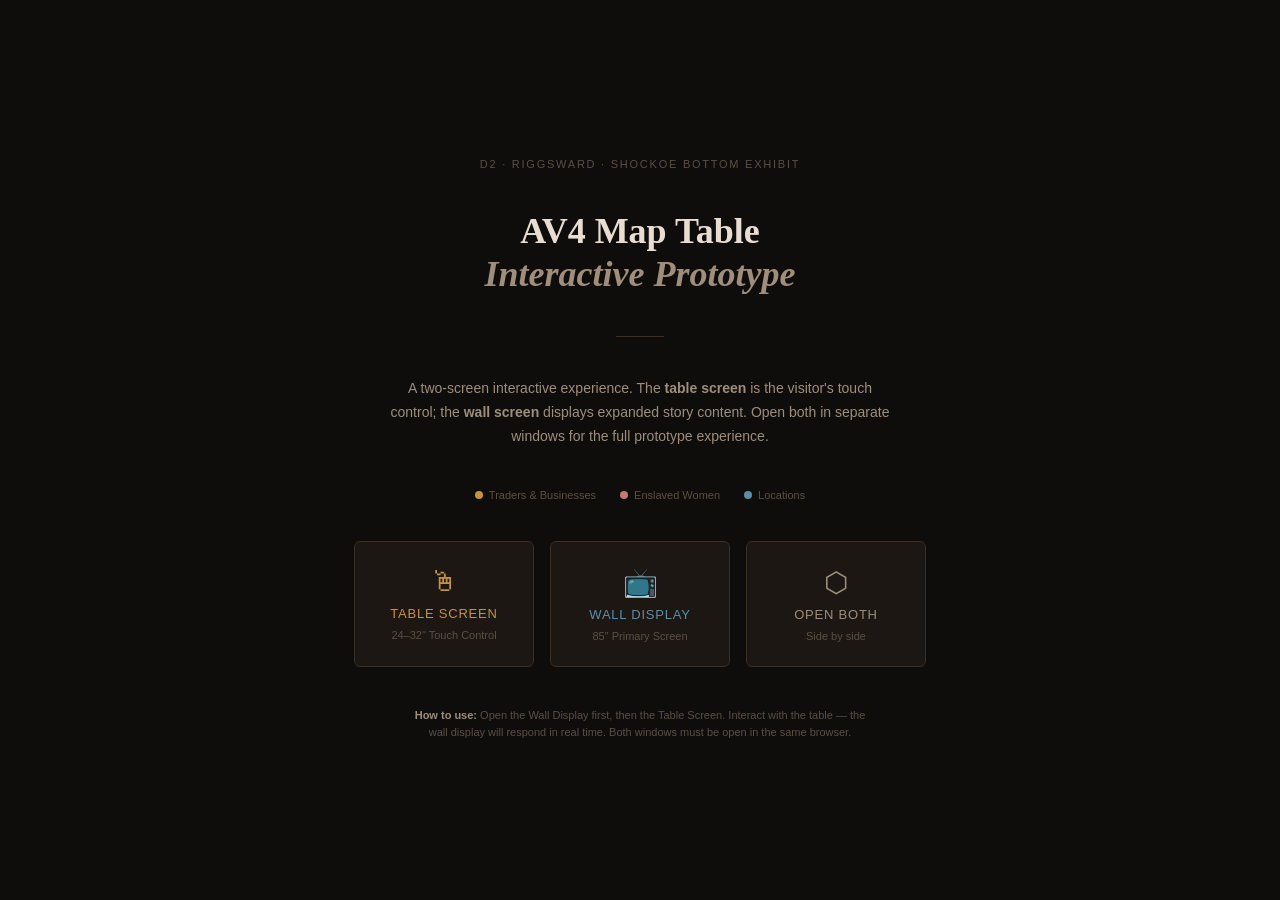
<file: index.html>
<!DOCTYPE html>
<html lang="en">
<head>
  <meta charset="UTF-8" />
  <meta name="viewport" content="width=device-width, initial-scale=1.0" />
  <title>AV4 Map Table — Prototype Launcher</title>
  <style>
    *, *::before, *::after { box-sizing: border-box; margin: 0; padding: 0; }

    :root {
      --bg: #0f0d0c;
      --surface: #1c1713;
      --border: #3a2f22;
      --text: #e8ddd0;
      --dim: #5a4f42;
      --traders: #C8923A;
      --women: #C47A6B;
      --locations: #5B8FA8;
    }

    body {
      background: var(--bg);
      color: var(--text);
      font-family: 'Helvetica Neue', Arial, sans-serif;
      height: 100vh;
      display: flex;
      flex-direction: column;
      align-items: center;
      justify-content: center;
      gap: 40px;
      padding: 40px;
    }

    .eyebrow {
      font-size: 11px;
      letter-spacing: 0.16em;
      text-transform: uppercase;
      color: var(--dim);
      text-align: center;
    }

    h1 {
      font-family: Georgia, serif;
      font-size: clamp(20px, 3vw, 36px);
      text-align: center;
      line-height: 1.2;
      color: var(--text);
    }

    h1 em {
      font-style: italic;
      color: #9e8e7a;
    }

    .rule {
      width: 48px;
      height: 1px;
      background: var(--border);
    }

    .desc {
      font-size: 14px;
      color: #9e8e7a;
      text-align: center;
      max-width: 500px;
      line-height: 1.7;
    }

    .buttons {
      display: flex;
      gap: 16px;
      flex-wrap: wrap;
      justify-content: center;
    }

    .btn {
      display: flex;
      flex-direction: column;
      align-items: center;
      gap: 8px;
      padding: 24px 32px;
      background: var(--surface);
      border: 1.5px solid var(--border);
      border-radius: 6px;
      color: var(--text);
      text-decoration: none;
      cursor: pointer;
      transition: all 0.2s ease;
      min-width: 180px;
    }

    .btn:hover {
      border-color: currentColor;
      background: #201a12;
    }

    .btn .btn-icon {
      font-size: 28px;
    }

    .btn .btn-label {
      font-size: 13px;
      letter-spacing: 0.06em;
      text-transform: uppercase;
    }

    .btn .btn-sub {
      font-size: 11px;
      color: var(--dim);
    }

    .btn-table { color: var(--traders); }
    .btn-wall  { color: var(--locations); }
    .btn-both  { color: #9e8e7a; }

    .note {
      font-size: 11px;
      color: var(--dim);
      text-align: center;
      max-width: 460px;
      line-height: 1.6;
    }

    .note strong { color: #9e8e7a; }

    .cat-dots {
      display: flex;
      gap: 24px;
      align-items: center;
    }
    .cat-dot-item {
      display: flex;
      align-items: center;
      gap: 6px;
      font-size: 11px;
      color: var(--dim);
    }
    .dot {
      width: 8px; height: 8px;
      border-radius: 50%;
      flex-shrink: 0;
    }
  </style>
</head>
<body>

  <div class="eyebrow">D2 · RiggsWard · Shockoe Bottom Exhibit</div>

  <h1>AV4 Map Table<br><em>Interactive Prototype</em></h1>

  <div class="rule"></div>

  <p class="desc">
    A two-screen interactive experience. The <strong>table screen</strong> is the visitor's
    touch control; the <strong>wall screen</strong> displays expanded story content.
    Open both in separate windows for the full prototype experience.
  </p>

  <div class="cat-dots">
    <div class="cat-dot-item">
      <div class="dot" style="background:var(--traders)"></div>
      Traders &amp; Businesses
    </div>
    <div class="cat-dot-item">
      <div class="dot" style="background:var(--women)"></div>
      Enslaved Women
    </div>
    <div class="cat-dot-item">
      <div class="dot" style="background:var(--locations)"></div>
      Locations
    </div>
  </div>

  <div class="buttons">
    <a class="btn btn-table" href="table.html" target="_blank">
      <span class="btn-icon">🖱</span>
      <span class="btn-label">Table Screen</span>
      <span class="btn-sub">24–32" Touch Control</span>
    </a>
    <a class="btn btn-wall" href="wall.html" target="_blank">
      <span class="btn-icon">📺</span>
      <span class="btn-label">Wall Display</span>
      <span class="btn-sub">85" Primary Screen</span>
    </a>
    <button class="btn btn-both" onclick="openBoth()">
      <span class="btn-icon">⬡</span>
      <span class="btn-label">Open Both</span>
      <span class="btn-sub">Side by side</span>
    </button>
  </div>

  <p class="note">
    <strong>How to use:</strong> Open the Wall Display first, then the Table Screen.
    Interact with the table — the wall display will respond in real time.
    Both windows must be open in the same browser.
  </p>

  <script>
    function openBoth() {
      window.open('wall.html', 'wall', 'width=1280,height=720,left=0,top=0');
      window.open('table.html', 'table', 'width=640,height=480,left=1280,top=0');
    }
  </script>

</body>
</html>
</file>
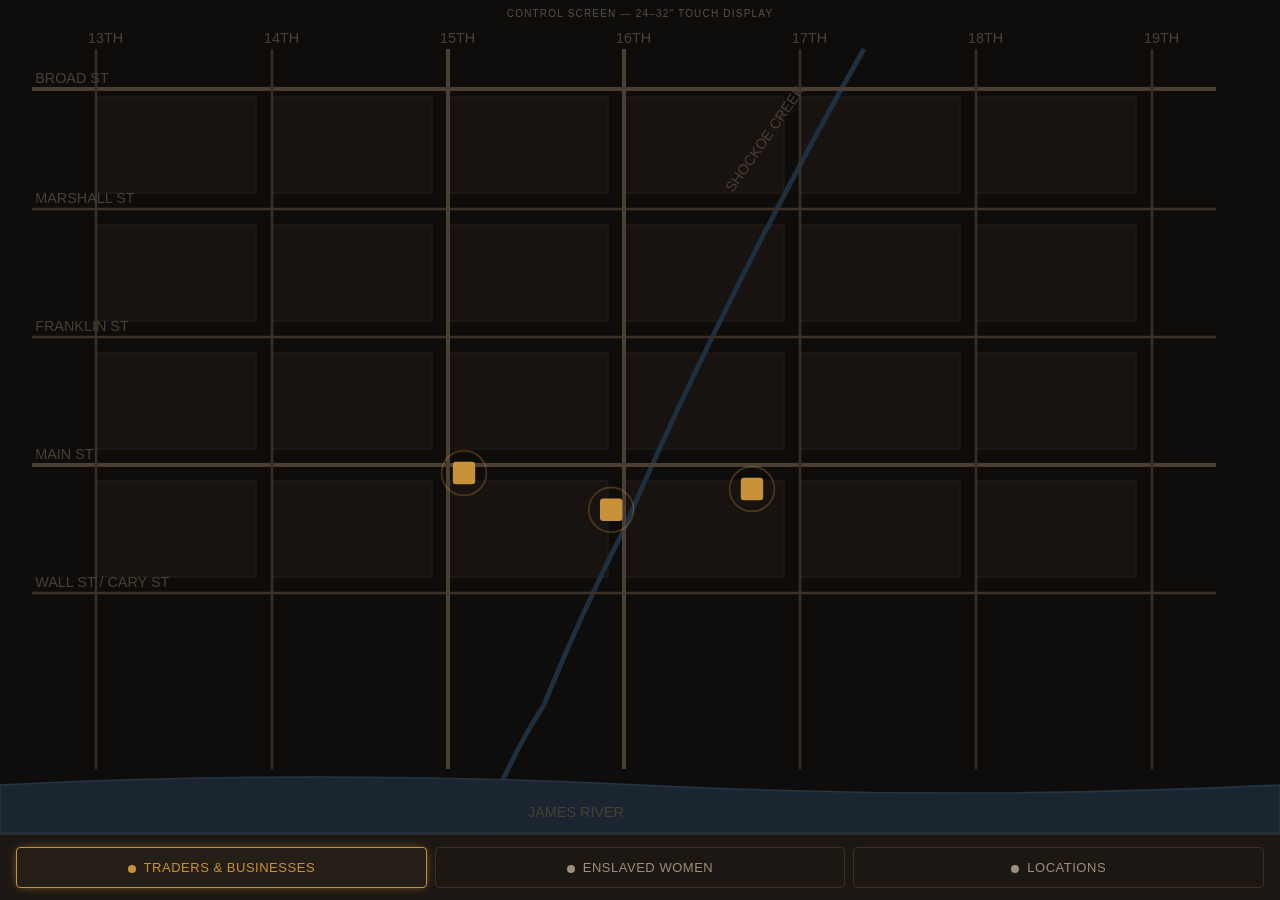
<file: table.html>
<!DOCTYPE html>
<html lang="en">
<head>
  <meta charset="UTF-8" />
  <meta name="viewport" content="width=device-width, initial-scale=1.0" />
  <title>AV4 Map Table — Control Screen</title>
  <link rel="stylesheet" href="css/styles.css" />
  <style>
    body { display: flex; flex-direction: column; height: 100vh; }

    #screen-label {
      position: fixed;
      top: 8px; left: 50%;
      transform: translateX(-50%);
      font-size: 10px;
      letter-spacing: 0.12em;
      text-transform: uppercase;
      color: var(--text-dim);
      z-index: 100;
      pointer-events: none;
    }

    #map-area {
      flex: 1;
      position: relative;
      overflow: hidden;
    }

    #story-drawer {
      position: absolute;
      bottom: 0; left: 0; right: 0;
      background: var(--surface);
      border-top: 1px solid var(--border);
      padding: 16px;
      transform: translateY(100%);
      transition: transform 0.35s cubic-bezier(0.4, 0, 0.2, 1);
      z-index: 10;
    }
    #story-drawer.open { transform: translateY(0); }

    #drawer-cat {
      font-size: 10px;
      letter-spacing: 0.12em;
      text-transform: uppercase;
      margin-bottom: 6px;
    }
    #drawer-title {
      font-family: var(--font-serif);
      font-size: 20px;
      color: var(--text-primary);
      margin-bottom: 4px;
    }
    #drawer-subtitle {
      font-size: 11px;
      color: var(--text-secondary);
      letter-spacing: 0.05em;
      margin-bottom: 12px;
    }
    #drawer-body {
      font-size: 13px;
      line-height: 1.65;
      color: var(--text-secondary);
      overflow-y: auto;
      max-height: 100px;
    }
    #drawer-close {
      position: absolute;
      top: 14px; right: 14px;
      background: none;
      border: 1px solid var(--border);
      color: var(--text-dim);
      font-size: 14px;
      width: 28px; height: 28px;
      border-radius: 50%;
      cursor: pointer;
      display: flex; align-items: center; justify-content: center;
      transition: all 0.15s;
    }
    #drawer-close:hover { border-color: var(--text-secondary); color: var(--text-primary); }

    #cat-bar {
      background: var(--surface);
      border-top: 1px solid var(--border);
      padding: 12px 16px;
      display: flex;
      gap: 8px;
    }

    .cat-tab.cat-traders { --cat-color: var(--traders); }
    .cat-tab.cat-women   { --cat-color: var(--women); }
    .cat-tab.cat-locations { --cat-color: var(--locations); }
  </style>
</head>
<body>

<div id="screen-label">Control Screen — 24–32" Touch Display</div>

<div id="map-area">
  <svg id="map-svg" viewBox="0 0 800 520" preserveAspectRatio="xMidYMid meet"
       xmlns="http://www.w3.org/2000/svg" style="width:100%;height:100%;">

    <!-- Background -->
    <rect width="800" height="520" fill="#0f0d0c"/>

    <!-- City blocks (simplified Shockoe Bottom grid) -->
    <!-- Row 1 blocks (north) -->
    <rect class="block" x="60"  y="60"  width="100" height="60"/>
    <rect class="block" x="170" y="60"  width="100" height="60"/>
    <rect class="block" x="280" y="60"  width="100" height="60"/>
    <rect class="block" x="390" y="60"  width="100" height="60"/>
    <rect class="block" x="500" y="60"  width="100" height="60"/>
    <rect class="block" x="610" y="60"  width="100" height="60"/>

    <!-- Row 2 blocks -->
    <rect class="block" x="60"  y="140" width="100" height="60"/>
    <rect class="block" x="170" y="140" width="100" height="60"/>
    <rect class="block" x="280" y="140" width="100" height="60"/>
    <rect class="block" x="390" y="140" width="100" height="60"/>
    <rect class="block" x="500" y="140" width="100" height="60"/>
    <rect class="block" x="610" y="140" width="100" height="60"/>

    <!-- Row 3 blocks -->
    <rect class="block" x="60"  y="220" width="100" height="60"/>
    <rect class="block" x="170" y="220" width="100" height="60"/>
    <rect class="block" x="280" y="220" width="100" height="60"/>
    <rect class="block" x="390" y="220" width="100" height="60"/>
    <rect class="block" x="500" y="220" width="100" height="60"/>
    <rect class="block" x="610" y="220" width="100" height="60"/>

    <!-- Row 4 blocks (Wall St area) -->
    <rect class="block" x="60"  y="300" width="100" height="60"/>
    <rect class="block" x="170" y="300" width="100" height="60"/>
    <rect class="block" x="280" y="300" width="100" height="60"/>
    <rect class="block" x="390" y="300" width="100" height="60"/>
    <rect class="block" x="500" y="300" width="100" height="60"/>
    <rect class="block" x="610" y="300" width="100" height="60"/>

    <!-- Shockoe Creek (diagonal) -->
    <path class="creek"
      d="M 540 30 Q 500 100 460 180 Q 420 260 390 330 Q 360 390 340 440 Q 320 470 300 520"/>

    <!-- James River -->
    <path d="M 0 490 Q 200 480 400 490 Q 600 500 800 490 L 800 520 L 0 520 Z"
          class="river"/>

    <!-- East-West Streets -->
    <!-- Broad St -->
    <line class="street major-street" x1="20" y1="55"  x2="760" y2="55"/>
    <!-- Marshall St -->
    <line class="street" x1="20" y1="130" x2="760" y2="130"/>
    <!-- Franklin St -->
    <line class="street" x1="20" y1="210" x2="760" y2="210"/>
    <!-- Main St -->
    <line class="street major-street" x1="20" y1="290" x2="760" y2="290"/>
    <!-- Cary / Wall St -->
    <line class="street" x1="20" y1="370" x2="760" y2="370"/>

    <!-- North-South Streets -->
    <!-- 13th St -->
    <line class="street" x1="60"  y1="30" x2="60"  y2="480"/>
    <!-- 14th St -->
    <line class="street" x1="170" y1="30" x2="170" y2="480"/>
    <!-- 15th St -->
    <line class="street major-street" x1="280" y1="30" x2="280" y2="480"/>
    <!-- 16th St -->
    <line class="street major-street" x1="390" y1="30" x2="390" y2="480"/>
    <!-- 17th St -->
    <line class="street" x1="500" y1="30" x2="500" y2="480"/>
    <!-- 18th St -->
    <line class="street" x1="610" y1="30" x2="610" y2="480"/>
    <!-- 19th St -->
    <line class="street" x1="720" y1="30" x2="720" y2="480"/>

    <!-- Street Labels -->
    <text class="street-label" x="22" y="51">BROAD ST</text>
    <text class="street-label" x="22" y="126">MARSHALL ST</text>
    <text class="street-label" x="22" y="206">FRANKLIN ST</text>
    <text class="street-label" x="22" y="286">MAIN ST</text>
    <text class="street-label" x="22" y="366">WALL ST / CARY ST</text>

    <text class="street-label" x="55"  y="26">13TH</text>
    <text class="street-label" x="165" y="26">14TH</text>
    <text class="street-label" x="275" y="26">15TH</text>
    <text class="street-label" x="385" y="26">16TH</text>
    <text class="street-label" x="495" y="26">17TH</text>
    <text class="street-label" x="605" y="26">18TH</text>
    <text class="street-label" x="715" y="26">19TH</text>

    <!-- River label -->
    <text class="street-label" x="360" y="510" text-anchor="middle">JAMES RIVER</text>

    <!-- Creek label -->
    <text class="street-label" x="458" y="120" transform="rotate(-55, 458, 120)">SHOCKOE CREEK</text>

    <!-- PIN LAYER — injected by JS -->
    <g id="pin-layer"></g>

  </svg>

  <!-- Story drawer -->
  <div id="story-drawer">
    <button id="drawer-close">✕</button>
    <div id="drawer-cat"></div>
    <div id="drawer-title"></div>
    <div id="drawer-subtitle"></div>
    <div id="drawer-body"></div>
  </div>
</div>

<!-- Category selector bar -->
<div id="cat-bar">
  <button class="cat-tab cat-traders"   data-cat="traders"   onclick="selectCategory('traders')">
    <span class="tab-dot"></span>Traders &amp; Businesses
  </button>
  <button class="cat-tab cat-women"     data-cat="women"     onclick="selectCategory('women')">
    <span class="tab-dot"></span>Enslaved Women
  </button>
  <button class="cat-tab cat-locations" data-cat="locations" onclick="selectCategory('locations')">
    <span class="tab-dot"></span>Locations
  </button>
</div>

<script src="js/data.js"></script>
<script src="js/table.js"></script>
</body>
</html>
</file>
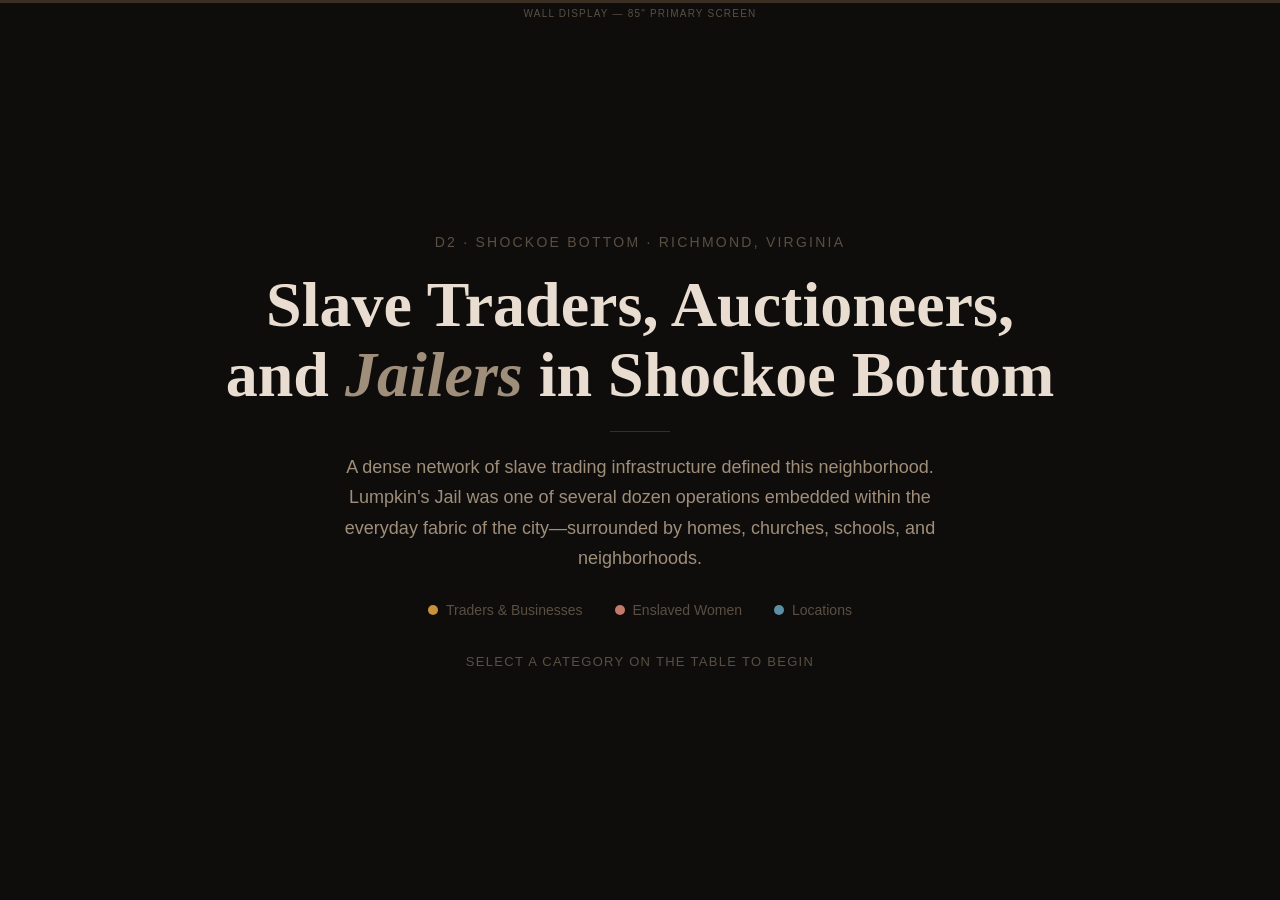
<file: wall.html>
<!DOCTYPE html>
<html lang="en">
<head>
  <meta charset="UTF-8" />
  <meta name="viewport" content="width=device-width, initial-scale=1.0" />
  <title>AV4 Map Table — Wall Display</title>
  <link rel="stylesheet" href="css/styles.css" />
  <style>
    body { display: flex; flex-direction: column; height: 100vh; overflow: hidden; }

    #screen-label {
      position: fixed;
      top: 8px; left: 50%;
      transform: translateX(-50%);
      font-size: 10px;
      letter-spacing: 0.12em;
      text-transform: uppercase;
      color: var(--text-dim);
      z-index: 100;
      pointer-events: none;
    }

    /* Category context bar at top */
    #cat-context {
      height: 3px;
      background: var(--border);
      transition: background 0.4s ease;
      flex-shrink: 0;
    }

    #main-area {
      flex: 1;
      position: relative;
      overflow: hidden;
    }

    /* ---- IDLE STATE ---- */
    #idle-state {
      position: absolute;
      inset: 0;
      display: flex;
      flex-direction: column;
      align-items: center;
      justify-content: center;
      gap: 20px;
      padding: 60px;
      text-align: center;
      transition: opacity 0.5s ease;
    }
    #idle-state.hidden { opacity: 0; pointer-events: none; }

    .idle-eyebrow {
      font-size: clamp(10px, 1.2vw, 14px);
      letter-spacing: 0.16em;
      text-transform: uppercase;
      color: var(--text-dim);
    }

    .idle-title {
      font-family: var(--font-serif);
      font-size: clamp(32px, 5vw, 72px);
      color: var(--text-primary);
      line-height: 1.1;
      max-width: 900px;
    }

    .idle-title em {
      font-style: italic;
      color: var(--text-secondary);
    }

    .idle-rule {
      width: 60px;
      height: 1px;
      background: var(--border);
    }

    .idle-desc {
      font-size: clamp(13px, 1.5vw, 18px);
      color: var(--text-secondary);
      max-width: 620px;
      line-height: 1.7;
    }

    .idle-prompt {
      font-size: clamp(10px, 1.1vw, 13px);
      color: var(--text-dim);
      letter-spacing: 0.1em;
      text-transform: uppercase;
      margin-top: 16px;
    }

    /* Idle category indicators */
    .idle-cats {
      display: flex;
      gap: 32px;
      margin-top: 8px;
    }
    .idle-cat-item {
      display: flex;
      align-items: center;
      gap: 8px;
      font-size: clamp(11px, 1.2vw, 14px);
      color: var(--text-dim);
    }
    .idle-cat-dot {
      width: 10px; height: 10px;
      border-radius: 50%;
    }

    /* ---- CATEGORY STATE ---- */
    #cat-state {
      position: absolute;
      inset: 0;
      display: none;
      flex-direction: column;
      align-items: center;
      justify-content: center;
      gap: 16px;
      padding: 60px;
      text-align: center;
    }
    #cat-state.visible { display: flex; }

    #cat-state-label {
      font-size: clamp(11px, 1.3vw, 16px);
      letter-spacing: 0.14em;
      text-transform: uppercase;
    }
    #cat-state-title {
      font-family: var(--font-serif);
      font-size: clamp(28px, 4.5vw, 64px);
      color: var(--text-primary);
      line-height: 1.1;
    }
    #cat-state-desc {
      font-size: clamp(13px, 1.5vw, 18px);
      color: var(--text-secondary);
      max-width: 680px;
      line-height: 1.7;
    }
    #cat-state-prompt {
      font-size: clamp(10px, 1.1vw, 13px);
      color: var(--text-dim);
      letter-spacing: 0.1em;
      text-transform: uppercase;
      margin-top: 8px;
    }

    /* ---- STORY STATE ---- */
    #story-state {
      position: absolute;
      inset: 0;
      display: none;
      grid-template-columns: 1fr 1fr;
    }
    #story-state.visible { display: grid; }

    /* Map panel */
    #story-map-panel {
      position: relative;
      border-right: 1px solid var(--border);
      overflow: hidden;
      background: #0d0b09;
    }

    #story-map-panel svg {
      width: 100%;
      height: 100%;
    }

    /* Pin spotlight on wall map */
    #wall-spotlight {
      position: absolute;
      pointer-events: none;
      border-radius: 50%;
      background: radial-gradient(circle, rgba(255,255,255,0.04) 0%, transparent 70%);
      width: 200px; height: 200px;
      transform: translate(-50%, -50%);
      transition: left 0.6s ease, top 0.6s ease;
    }

    /* Story text panel */
    #story-text-panel {
      display: flex;
      flex-direction: column;
      justify-content: center;
      padding: clamp(40px, 6vw, 100px);
      gap: 18px;
      overflow-y: auto;
    }

    #story-cat-label {
      font-size: clamp(10px, 1.2vw, 13px);
      letter-spacing: 0.14em;
      text-transform: uppercase;
    }

    #story-title {
      font-family: var(--font-serif);
      font-size: clamp(28px, 4vw, 58px);
      color: var(--text-primary);
      line-height: 1.1;
    }

    #story-subtitle {
      font-size: clamp(13px, 1.4vw, 18px);
      color: var(--text-secondary);
      letter-spacing: 0.03em;
    }

    #story-rule {
      width: 48px;
      height: 1px;
      opacity: 0.5;
    }

    #story-body {
      font-size: clamp(14px, 1.6vw, 20px);
      line-height: 1.8;
      color: var(--text-secondary);
      max-width: 580px;
    }

    #story-meta {
      display: flex;
      gap: 32px;
      flex-wrap: wrap;
      padding-top: 8px;
      border-top: 1px solid var(--border);
    }

    .meta-item { display: flex; flex-direction: column; gap: 4px; }
    .meta-label {
      font-size: clamp(9px, 0.9vw, 11px);
      letter-spacing: 0.12em;
      text-transform: uppercase;
      color: var(--text-dim);
    }
    .meta-value {
      font-size: clamp(12px, 1.2vw, 15px);
      color: var(--text-secondary);
    }
  </style>
</head>
<body>

<div id="screen-label">Wall Display — 85" Primary Screen</div>

<!-- Color accent bar -->
<div id="cat-context"></div>

<div id="main-area">

  <!-- IDLE STATE -->
  <div id="idle-state">
    <div class="idle-eyebrow">D2 · Shockoe Bottom · Richmond, Virginia</div>
    <h1 class="idle-title">Slave Traders, Auctioneers,<br>and <em>Jailers</em> in Shockoe Bottom</h1>
    <div class="idle-rule"></div>
    <p class="idle-desc">
      A dense network of slave trading infrastructure defined this neighborhood.
      Lumpkin's Jail was one of several dozen operations embedded within the
      everyday fabric of the city—surrounded by homes, churches, schools, and neighborhoods.
    </p>
    <div class="idle-cats">
      <div class="idle-cat-item">
        <div class="idle-cat-dot" style="background:var(--traders)"></div>
        Traders &amp; Businesses
      </div>
      <div class="idle-cat-item">
        <div class="idle-cat-dot" style="background:var(--women)"></div>
        Enslaved Women
      </div>
      <div class="idle-cat-item">
        <div class="idle-cat-dot" style="background:var(--locations)"></div>
        Locations
      </div>
    </div>
    <div class="idle-prompt">Select a category on the table to begin</div>
  </div>

  <!-- CATEGORY STATE -->
  <div id="cat-state">
    <div id="cat-state-label"></div>
    <h2 id="cat-state-title"></h2>
    <p id="cat-state-desc"></p>
    <div id="cat-state-prompt" class="idle-prompt">Select a location on the map</div>
  </div>

  <!-- STORY STATE -->
  <div id="story-state">

    <!-- Left: map context -->
    <div id="story-map-panel">
      <svg id="wall-map-svg" viewBox="0 0 800 520" preserveAspectRatio="xMidYMid slice"
           xmlns="http://www.w3.org/2000/svg">

        <rect width="800" height="520" fill="#0d0b09"/>

        <!-- Blocks -->
        <rect class="block" x="60"  y="60"  width="100" height="60"/>
        <rect class="block" x="170" y="60"  width="100" height="60"/>
        <rect class="block" x="280" y="60"  width="100" height="60"/>
        <rect class="block" x="390" y="60"  width="100" height="60"/>
        <rect class="block" x="500" y="60"  width="100" height="60"/>
        <rect class="block" x="610" y="60"  width="100" height="60"/>
        <rect class="block" x="60"  y="140" width="100" height="60"/>
        <rect class="block" x="170" y="140" width="100" height="60"/>
        <rect class="block" x="280" y="140" width="100" height="60"/>
        <rect class="block" x="390" y="140" width="100" height="60"/>
        <rect class="block" x="500" y="140" width="100" height="60"/>
        <rect class="block" x="610" y="140" width="100" height="60"/>
        <rect class="block" x="60"  y="220" width="100" height="60"/>
        <rect class="block" x="170" y="220" width="100" height="60"/>
        <rect class="block" x="280" y="220" width="100" height="60"/>
        <rect class="block" x="390" y="220" width="100" height="60"/>
        <rect class="block" x="500" y="220" width="100" height="60"/>
        <rect class="block" x="610" y="220" width="100" height="60"/>
        <rect class="block" x="60"  y="300" width="100" height="60"/>
        <rect class="block" x="170" y="300" width="100" height="60"/>
        <rect class="block" x="280" y="300" width="100" height="60"/>
        <rect class="block" x="390" y="300" width="100" height="60"/>
        <rect class="block" x="500" y="300" width="100" height="60"/>
        <rect class="block" x="610" y="300" width="100" height="60"/>

        <!-- Creek -->
        <path class="creek"
          d="M 540 30 Q 500 100 460 180 Q 420 260 390 330 Q 360 390 340 440 Q 320 470 300 520"/>

        <!-- River -->
        <path d="M 0 490 Q 200 480 400 490 Q 600 500 800 490 L 800 520 L 0 520 Z" class="river"/>

        <!-- Streets -->
        <line class="street major-street" x1="20" y1="55"  x2="760" y2="55"/>
        <line class="street" x1="20" y1="130" x2="760" y2="130"/>
        <line class="street" x1="20" y1="210" x2="760" y2="210"/>
        <line class="street major-street" x1="20" y1="290" x2="760" y2="290"/>
        <line class="street" x1="20" y1="370" x2="760" y2="370"/>
        <line class="street" x1="60"  y1="30" x2="60"  y2="480"/>
        <line class="street" x1="170" y1="30" x2="170" y2="480"/>
        <line class="street major-street" x1="280" y1="30" x2="280" y2="480"/>
        <line class="street major-street" x1="390" y1="30" x2="390" y2="480"/>
        <line class="street" x1="500" y1="30" x2="500" y2="480"/>
        <line class="street" x1="610" y1="30" x2="610" y2="480"/>
        <line class="street" x1="720" y1="30" x2="720" y2="480"/>

        <!-- Street labels (minimal on wall) -->
        <text class="street-label" x="22" y="51" opacity="0.6">BROAD ST</text>
        <text class="street-label" x="22" y="286" opacity="0.6">MAIN ST</text>
        <text class="street-label" x="22" y="366" opacity="0.6">WALL ST</text>
        <text class="street-label" x="360" y="510" text-anchor="middle" opacity="0.6">JAMES RIVER</text>

        <!-- Active pin marker (injected by JS) -->
        <g id="wall-pin-layer"></g>

      </svg>

      <!-- Radial spotlight effect -->
      <div id="wall-spotlight"></div>
    </div>

    <!-- Right: story content -->
    <div id="story-text-panel" class="fade-in">
      <div id="story-cat-label"></div>
      <h2 id="story-title"></h2>
      <p id="story-subtitle"></p>
      <div id="story-rule"></div>
      <p id="story-body"></p>
      <div id="story-meta">
        <div class="meta-item">
          <span class="meta-label">Location</span>
          <span class="meta-value" id="story-location"></span>
        </div>
        <div class="meta-item">
          <span class="meta-label">Period</span>
          <span class="meta-value" id="story-years"></span>
        </div>
      </div>
    </div>

  </div><!-- /story-state -->

</div><!-- /main-area -->

<script src="js/data.js"></script>
<script src="js/wall.js"></script>
</body>
</html>
</file>
<file: css/styles.css>
/* ============================================================
   SHOCKOE BOTTOM MAP TABLE — Shared Styles
   ============================================================ */

*, *::before, *::after { box-sizing: border-box; margin: 0; padding: 0; }

:root {
  --bg:           #0f0d0c;
  --surface:      #1c1713;
  --surface-2:    #251f18;
  --border:       #3a2f22;
  --text-primary: #e8ddd0;
  --text-secondary: #9e8e7a;
  --text-dim:     #5a4f42;

  --traders:      #C8923A;
  --traders-dim:  #7a5420;
  --women:        #C47A6B;
  --women-dim:    #7a3f33;
  --locations:    #5B8FA8;
  --locations-dim:#2d5568;

  --font-serif:   'Georgia', 'Times New Roman', serif;
  --font-sans:    'Helvetica Neue', 'Arial', sans-serif;
}

html, body {
  background: var(--bg);
  color: var(--text-primary);
  font-family: var(--font-sans);
  height: 100%;
  overflow: hidden;
  user-select: none;
}

/* ---- Category color helpers ---- */
.cat-traders  { --cat-color: var(--traders);   --cat-dim: var(--traders-dim); }
.cat-women    { --cat-color: var(--women);      --cat-dim: var(--women-dim); }
.cat-locations{ --cat-color: var(--locations);  --cat-dim: var(--locations-dim); }

/* ---- Map SVG base ---- */
.map-wrap {
  position: relative;
  width: 100%;
  height: 100%;
}

.map-svg {
  width: 100%;
  height: 100%;
}

/* Streets */
.street { stroke: #3a3028; stroke-width: 1.5; fill: none; }
.street-label { fill: #4a3f32; font-size: 9px; font-family: var(--font-sans); }
.major-street { stroke: #4a3f32; stroke-width: 2.5; }
.river { fill: #1a2530; stroke: #243545; stroke-width: 1; }
.creek { stroke: #1e3040; stroke-width: 3; fill: none; }
.block { fill: #181310; stroke: #2a221a; stroke-width: 0.5; }
.block-active { fill: #201a12; }

/* ---- Pins ---- */
.pin {
  cursor: pointer;
  transition: transform 0.15s ease, opacity 0.2s ease;
  transform-origin: center;
  transform-box: fill-box;
}
.pin:hover { transform: scale(1.25); }
.pin.hidden { opacity: 0; pointer-events: none; }
.pin.active { filter: drop-shadow(0 0 6px var(--cat-color, white)); }

.pin-traders  { fill: var(--traders); }
.pin-women    { fill: var(--women); }
.pin-locations{ fill: var(--locations); }

.pin-pulse {
  animation: pulse 2s ease-in-out infinite;
}
@keyframes pulse {
  0%, 100% { opacity: 0.6; transform: scale(1); }
  50%       { opacity: 1;   transform: scale(1.15); }
}

/* ---- Category tabs ---- */
.cat-tabs {
  display: flex;
  gap: 8px;
}

.cat-tab {
  flex: 1;
  padding: 12px 16px;
  background: var(--surface);
  border: 1.5px solid var(--border);
  border-radius: 4px;
  color: var(--text-secondary);
  font-family: var(--font-sans);
  font-size: 13px;
  letter-spacing: 0.04em;
  text-transform: uppercase;
  cursor: pointer;
  transition: all 0.2s ease;
  text-align: center;
}

.cat-tab:hover {
  border-color: var(--cat-color);
  color: var(--cat-color);
  background: var(--surface-2);
}

.cat-tab.active {
  border-color: var(--cat-color);
  color: var(--cat-color);
  background: var(--surface-2);
  box-shadow: 0 0 12px -4px var(--cat-color);
}

.cat-tab .tab-dot {
  display: inline-block;
  width: 8px;
  height: 8px;
  border-radius: 50%;
  background: currentColor;
  margin-right: 8px;
  vertical-align: middle;
}

/* ---- Story card (table) ---- */
.story-card {
  background: var(--surface);
  border: 1px solid var(--border);
  border-radius: 4px;
  padding: 16px;
  position: absolute;
  bottom: 80px;
  left: 16px;
  right: 16px;
  display: none;
}
.story-card.visible { display: block; }
.story-card .card-title {
  font-family: var(--font-serif);
  font-size: 18px;
  color: var(--text-primary);
  margin-bottom: 4px;
}
.story-card .card-subtitle {
  font-size: 11px;
  color: var(--text-secondary);
  text-transform: uppercase;
  letter-spacing: 0.06em;
  margin-bottom: 10px;
}
.story-card .card-body {
  font-size: 13px;
  line-height: 1.6;
  color: var(--text-secondary);
}

/* ---- Wall: idle state ---- */
.wall-idle {
  display: flex;
  flex-direction: column;
  align-items: center;
  justify-content: center;
  height: 100%;
  gap: 24px;
  text-align: center;
  padding: 48px;
}

.wall-idle .idle-title {
  font-family: var(--font-serif);
  font-size: clamp(28px, 4vw, 56px);
  color: var(--text-primary);
  line-height: 1.2;
  max-width: 800px;
}

.wall-idle .idle-subtitle {
  font-size: clamp(12px, 1.5vw, 18px);
  color: var(--text-secondary);
  letter-spacing: 0.1em;
  text-transform: uppercase;
}

.wall-idle .idle-prompt {
  font-size: clamp(11px, 1.2vw, 14px);
  color: var(--text-dim);
  margin-top: 12px;
  letter-spacing: 0.08em;
}

/* ---- Wall: active story state ---- */
.wall-active {
  display: none;
  height: 100%;
  grid-template-columns: 1fr 1fr;
}
.wall-active.visible {
  display: grid;
}

.wall-map-panel {
  position: relative;
  border-right: 1px solid var(--border);
  overflow: hidden;
}

.wall-story-panel {
  display: flex;
  flex-direction: column;
  justify-content: center;
  padding: clamp(32px, 5vw, 80px);
  gap: 20px;
}

.wall-cat-label {
  font-size: clamp(10px, 1.2vw, 13px);
  letter-spacing: 0.12em;
  text-transform: uppercase;
  color: var(--cat-color);
}

.wall-title {
  font-family: var(--font-serif);
  font-size: clamp(24px, 3.5vw, 52px);
  color: var(--text-primary);
  line-height: 1.15;
}

.wall-subtitle {
  font-size: clamp(12px, 1.4vw, 17px);
  color: var(--text-secondary);
  letter-spacing: 0.04em;
}

.wall-divider {
  width: 48px;
  height: 1px;
  background: var(--cat-color, var(--border));
  opacity: 0.6;
}

.wall-body {
  font-size: clamp(13px, 1.5vw, 18px);
  line-height: 1.75;
  color: var(--text-secondary);
  max-width: 560px;
}

.wall-meta {
  display: flex;
  gap: 24px;
  flex-wrap: wrap;
}

.wall-meta-item {
  display: flex;
  flex-direction: column;
  gap: 4px;
}

.wall-meta-item .meta-label {
  font-size: clamp(9px, 1vw, 11px);
  letter-spacing: 0.1em;
  text-transform: uppercase;
  color: var(--text-dim);
}
.wall-meta-item .meta-value {
  font-size: clamp(11px, 1.2vw, 14px);
  color: var(--text-secondary);
}

/* ---- Fade transition ---- */
.fade-in {
  animation: fadeIn 0.5s ease forwards;
}
@keyframes fadeIn {
  from { opacity: 0; transform: translateY(8px); }
  to   { opacity: 1; transform: translateY(0); }
}

/* ---- Scrollbar ---- */
::-webkit-scrollbar { width: 4px; }
::-webkit-scrollbar-track { background: var(--bg); }
::-webkit-scrollbar-thumb { background: var(--border); border-radius: 2px; }
</file>
